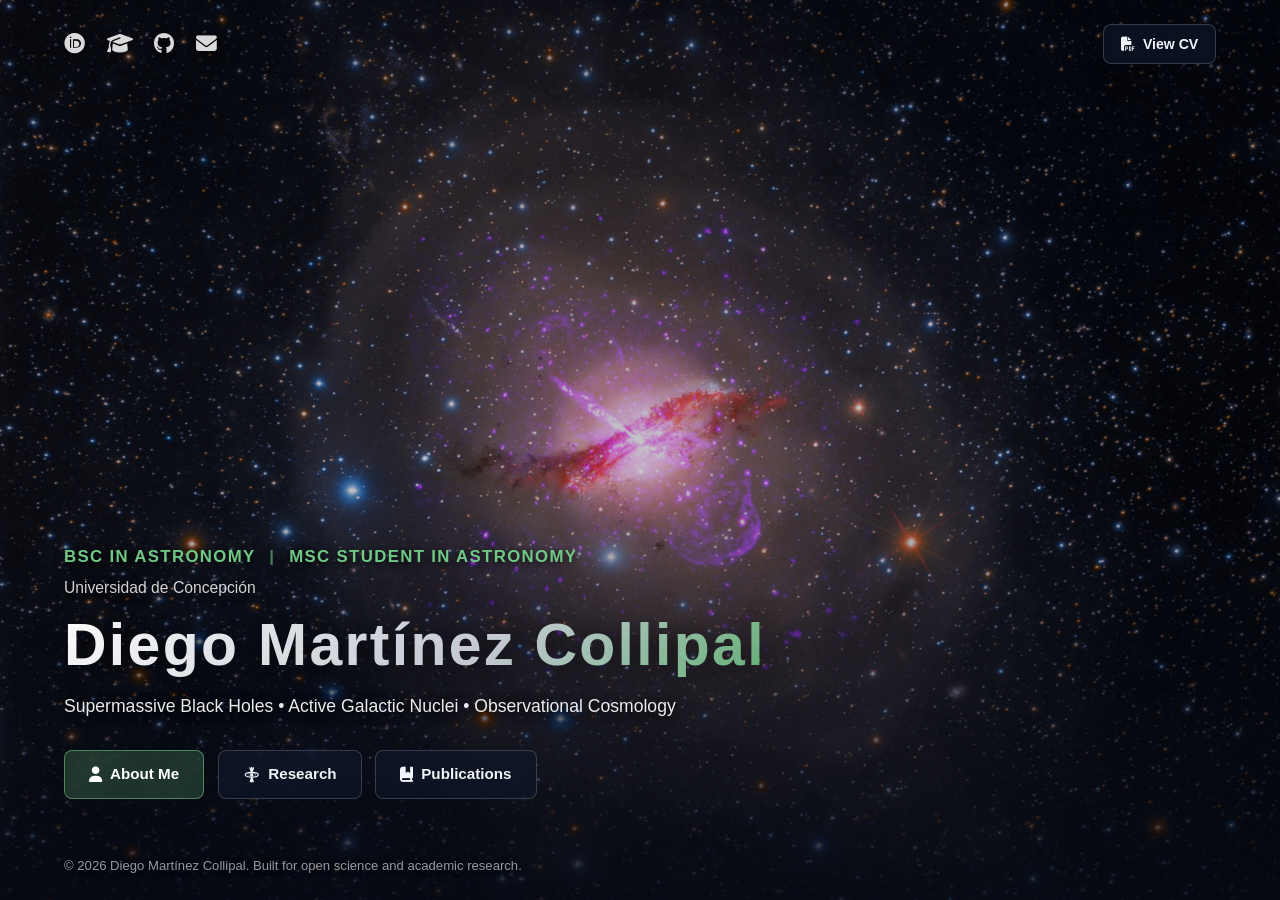
<file: index.html>
<!DOCTYPE html>
<html lang="en">
<head>
    <meta charset="UTF-8">
    <meta name="viewport" content="width=device-width, initial-scale=1.0">
    <meta name="description" content="Academic website of Diego Martínez Collipal - BSc in Astronomy | MSc Student in Astronomy & Astrophysics.">
    <title>Diego Martínez Collipal | Astronomy & Astrophysics</title>
    <link rel="stylesheet" href="styles.css">
    <link rel="stylesheet" href="https://cdnjs.cloudflare.com/ajax/libs/font-awesome/6.5.1/css/all.min.css">
</head>
<body class="page-with-bg home-body">

   
    <header class="home-topbar">
        <div class="home-socials">
            <a href="https://orcid.org/0009-0004-4993-5656" target="_blank" rel="noopener" title="ORCID"><i class="fa-brands fa-orcid"></i></a>
            <a href="https://ui.adsabs.harvard.edu/search/fq=%7B!type%3Daqp%20v%3D%24fq_database%7D&fq_database=(database%3Aastronomy%20OR%20database%3Aphysics)&q=%20author%3A%22Martinez%20Collipal%22&sort=date%20desc%2C%20bibcode%20desc&p_=0" target="_blank" rel="noopener" title="NASA/ADS"><i class="fa-solid fa-graduation-cap"></i></a>
            <a href="https://github.com/DiegoMartinez-astro" target="_blank" rel="noopener" title="GitHub"><i class="fa-brands fa-github"></i></a>
            <a href="mailto:diego.collipal10@gmail.com" title="Email"><i class="fa-solid fa-envelope"></i></a>
        </div>
        <a href="im/CV.pdf" target="_blank" rel="noopener" class="home-btn home-btn-outline btn-sm">
            <i class="fa-solid fa-file-pdf"></i> View CV
        </a>
    </header>

    <main class="home-hero-open">
        <div class="home-identity">
            <p class="home-credentials">
                BSc in Astronomy <span class="sep">|</span> MSc Student in Astronomy
            </p>
            <p class="home-institution">Universidad de Concepción</p>

            <h1 class="interactive-hero-name">Diego Martínez Collipal</h1>

            <p class="home-tagline">
                Supermassive Black Holes &bull; Active Galactic Nuclei &bull; Observational Cosmology
            </p>


            <nav class="home-cta-group">
                <a href="about.html" class="home-btn home-btn-primary">
                    <i class="fa-solid fa-user"></i> About Me
                </a>

                <a href="research.html" class="home-btn home-btn-secondary">
                    <svg class="nav-svg-icon" viewBox="0 0 24 24" fill="none" xmlns="http://www.w3.org/2000/svg">
                        <path d="M12 9V2M9.5 2.5L12 9L14.5 2.5" stroke="currentColor" stroke-width="1.8" stroke-linecap="round" stroke-linejoin="round"/>
                        <path d="M12 15V22M10 21.5L12 15L14 21.5" stroke="currentColor" stroke-width="1.8" stroke-linecap="round" stroke-linejoin="round"/>
                        <ellipse cx="12" cy="12" rx="9" ry="3.2" stroke="currentColor" stroke-width="1.6" stroke-linecap="round"/>
                        <ellipse cx="12" cy="12" rx="5.2" ry="1.8" stroke="currentColor" stroke-width="1.2" stroke-dasharray="1.5 2"/>
                        <circle cx="12" cy="12" r="2.2" fill="currentColor"/>
                    </svg>
                    Research
                </a>

                <a href="publications.html" class="home-btn home-btn-secondary">
                    <i class="fa-solid fa-book-bookmark"></i> Publications
                </a>
            </nav>
        </div>
    </main>


    <footer class="home-footer">
        <p>&copy; 2026 Diego Martínez Collipal. Built for open science and academic research.</p>
    </footer>

</body>
</html>
</file>
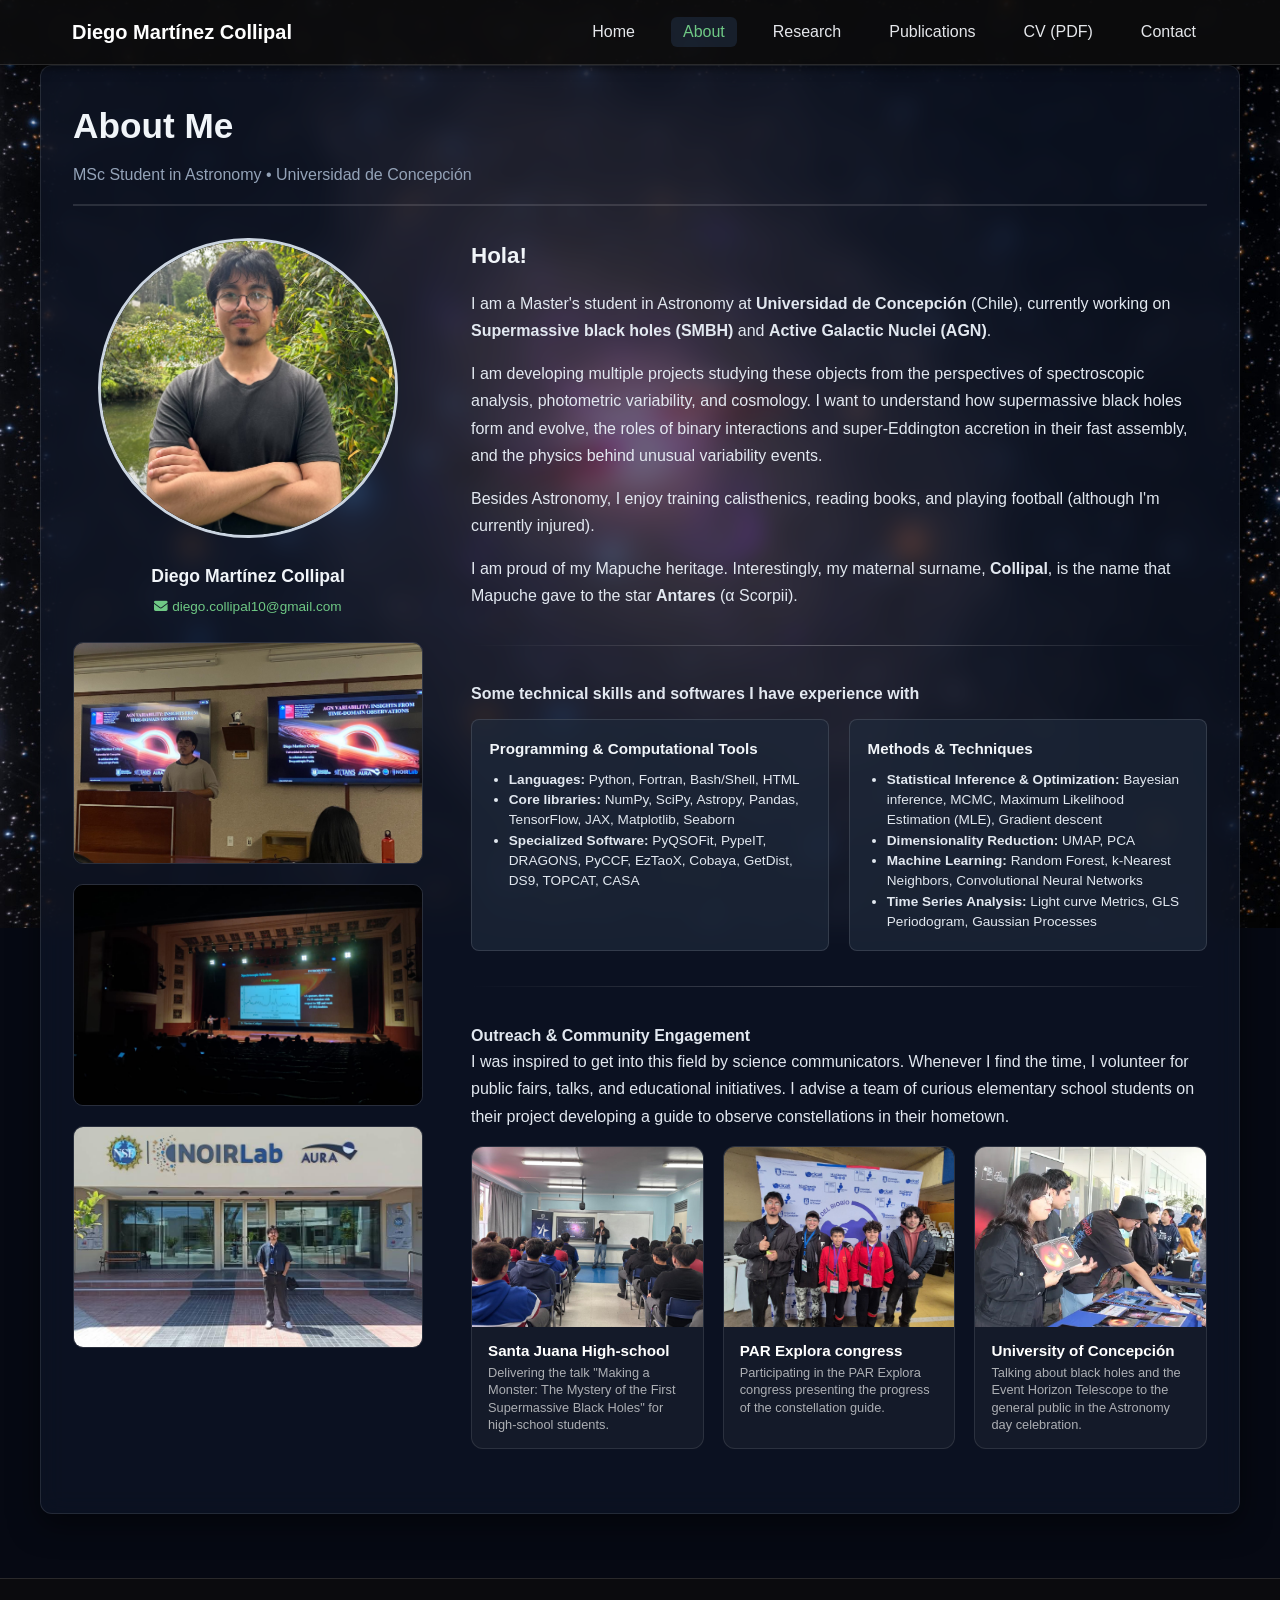
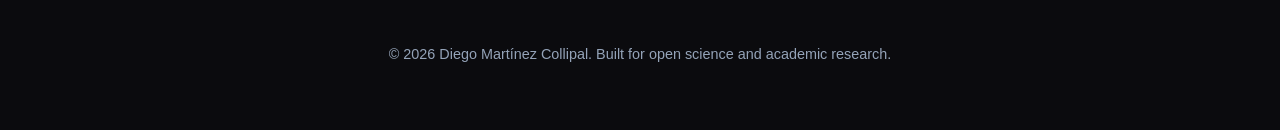
<file: about.html>
<!DOCTYPE html>
<html lang="en">
<head>
    <meta charset="UTF-8">
    <meta name="viewport" content="width=device-width, initial-scale=1.0">
    <meta name="description" content="Academic website of Diego Martínez Collipal - MSc Student in Astronomy & Astrophysics.">
    <title>About Me | Diego Martínez Collipal</title>
    <link rel="stylesheet" href="styles.css">
    <link rel="stylesheet" href="https://cdnjs.cloudflare.com/ajax/libs/font-awesome/6.5.1/css/all.min.css">
</head>
<body class="page-with-bg">

    <nav class="navbar">
        <div class="nav-container">
            <a href="index.html" class="logo">Diego Martínez Collipal</a>
            <ul class="nav-menu">
                <li><a href="index.html">Home</a></li>
                <li><a href="about.html" class="active">About</a></li>
                <li><a href="research.html">Research</a></li>
                <li><a href="publications.html">Publications</a></li>
                <li><a href="im/CV.pdf" target="_blank" rel="noopener">CV (PDF)</a></li>
                <li><a href="contact.html">Contact</a></li>
            </ul>
        </div>
    </nav>


    <main>
        <section class="content-section">
            <div class="container main-card">
                <header class="section-header">
                    <h2>About Me</h2>
                    <p class="subtitle">MSc Student in Astronomy &bull; Universidad de Concepción</p>
                </header>
                
                <div class="about-grid">
                
                    <aside class="photos-sidebar">
                        <div class="profile-card">
                            <img src="im/foto_pro.jpg" alt="Diego Martínez Collipal" class="profile-photo" style="object-position: center 90%;">
                            <div class="profile-meta">
                                <h3>Diego Martínez Collipal</h3>
                                <p class="contact-email">
                                    <i class="fa-solid fa-envelope"></i> diego.collipal10@gmail.com
                                </p>
                            </div>
                        </div>

                        <div class="side-gallery">
                            <figure class="gallery-item">
                                <img src="im/noirlab_pres.jpg" alt="Presentation at conference" class="gallery-img" loading="lazy">
                            </figure>
                            <figure class="gallery-item">
                                <img src="im/sochias.jpg" alt="Presenting talk or poster" class="gallery-img" loading="lazy">
                            </figure>
                            <figure class="gallery-item">
                                <img src="im/noirlab.jpg" alt="Observing run at CTIO / telescope" class="gallery-img" loading="lazy">
                            </figure>
                        </div>
                    </aside>

                  
                    <div class="about-text">
                        <h3>Hola!</h3>
                        <p>
                            I am a Master's student in Astronomy at <strong>Universidad de Concepción</strong> (Chile), currently working on <strong>Supermassive black holes (SMBH)</strong> and <strong>Active Galactic Nuclei (AGN)</strong>.
                        </p>
                        <p>
                            I am developing multiple projects studying these objects from the perspectives of spectroscopic analysis, photometric variability, and cosmology.
                            I want to understand how supermassive black holes form and evolve, the roles of binary interactions and super-Eddington accretion in their fast assembly, and the physics behind unusual variability events.   
                        </p>
                        <p>
                            Besides Astronomy, I enjoy training calisthenics, reading books, and playing football (although I'm currently injured).
                        </p>
                        <p>
                            I am proud of my Mapuche heritage. Interestingly, my maternal surname, <strong>Collipal</strong>, is the name that Mapuche gave to the star <strong>Antares</strong> (α Scorpii).
                        </p>

                   
                        <hr class="section-divider">

                    
                        <div class="skills-wrapper">
                            <h4>Some technical skills and softwares I have experience with</h4>
                            <div class="skills-grid">
                                
                                <div class="skill-category">
                                    <h5>Programming & Computational Tools</h5>
                                    <ul>
                                        <li><strong>Languages:</strong> Python, Fortran, Bash/Shell, HTML</li>
                                        <li><strong>Core libraries:</strong> NumPy, SciPy, Astropy, Pandas, TensorFlow, JAX, Matplotlib, Seaborn</li>
                                        <li><strong>Specialized Software:</strong> PyQSOFit, PypeIT, DRAGONS, PyCCF, EzTaoX, Cobaya, GetDist, DS9, TOPCAT, CASA</li>
                                    </ul>
                                </div>

                                <div class="skill-category">
                                    <h5>Methods & Techniques</h5>
                                    <ul>
                                        <li><strong>Statistical Inference & Optimization:</strong> Bayesian inference, MCMC, Maximum Likelihood Estimation (MLE), Gradient descent</li>
                                        <li><strong>Dimensionality Reduction:</strong> UMAP, PCA</li>
                                        <li><strong>Machine Learning:</strong> Random Forest, k-Nearest Neighbors, Convolutional Neural Networks</li>
                                        <li><strong>Time Series Analysis:</strong> Light curve Metrics, GLS Periodogram, Gaussian Processes</li>
                                    </ul>
                                </div>

                            </div>
                        </div>

                   
                        <hr class="section-divider">

                    
                        <div class="visual-highlights">
                            <h4>Outreach & Community Engagement</h4>
                            <p class="section-intro-text">
                                I was inspired to get into this field by science communicators.
                                Whenever I find the time, I volunteer for public fairs, talks, and educational initiatives. I advise a team of curious elementary school students on their project 
                                            developing a guide to observe constellations in their hometown.
                            </p>
                            
                            <div class="trio-cards-grid">
                      
                                <figure class="trio-card">
                                    <img src="im/charla_colegio.jpg" alt="Hands-on workshop with students" class="trio-card-img" loading="lazy">
                                    <figcaption>
                                        <strong>Santa Juana High-school</strong>
                                        <span>Delivering the talk "Making a Monster: The Mystery of the First Supermassive Black Holes" for high-school students.</span>
                                    </figcaption>
                                </figure>

                          
                                <figure class="trio-card">
                                    <img src="im/explora.jpg" alt="Public lecture or community talk" class="trio-card-img" loading="lazy">
                                    <figcaption>
                                        <strong>PAR Explora congress</strong>
                                        <span>Participating in the PAR Explora congress presenting the progress of the constellation guide.</span>
                                    </figcaption>
                                </figure>

                        
                                <figure class="trio-card">
                                    <img src="im/fair.png" alt="Community stargazing or educational activity" class="trio-card-img" loading="lazy">
                                    <figcaption>
                                        <strong>University of Concepción</strong>
                                        <span>Talking about black holes and the Event Horizon Telescope to the general public in the Astronomy day celebration.</span>
                                    </figcaption>
                                </figure>
                            </div>
                        </div>

                    </div>
                </div>
            </div>
        </section>
    </main>

  
    <footer>
        <div class="container footer-content">
            <p>&copy; 2026 Diego Martínez Collipal. Built for open science and academic research.</p>
        </div>
    </footer>
</body>
</html>
</file>
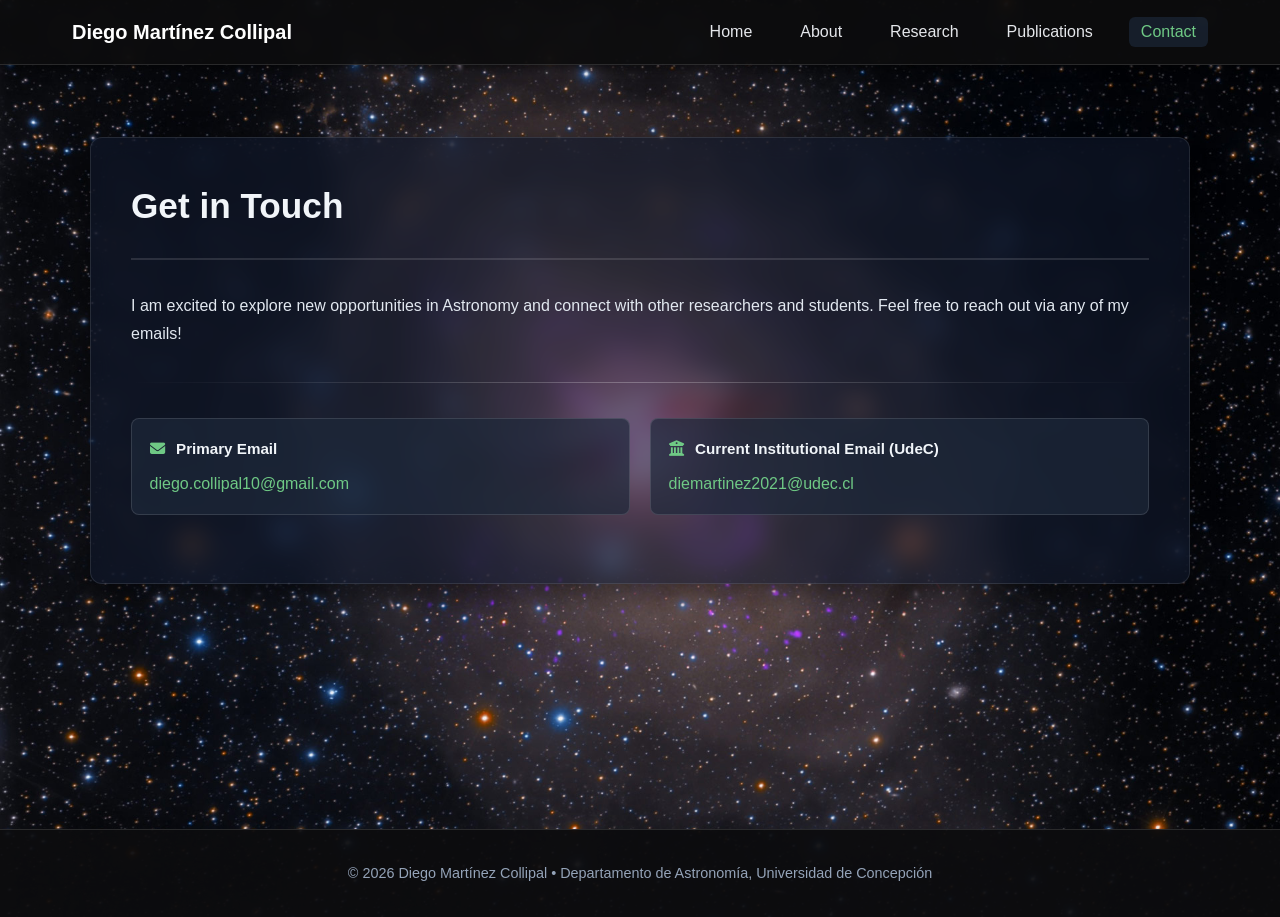
<file: contact.html>
<!DOCTYPE html>
<html lang="en">
<head>
    <meta charset="UTF-8">
    <meta name="viewport" content="width=device-width, initial-scale=1.0">
    <meta name="description" content="Contact Diego Martínez Collipal - BSc in Astronomy & MSc Student at Universidad de Concepción.">
    <title>Contact | Diego Martínez Collipal</title>
    <link rel="stylesheet" href="styles.css">
    <link rel="stylesheet" href="https://cdnjs.cloudflare.com/ajax/libs/font-awesome/6.5.1/css/all.min.css">
</head>
<body class="page-with-bg">


    <nav class="navbar">
        <div class="nav-container">
            <a href="index.html" class="logo">Diego Martínez Collipal</a>
            <ul class="nav-menu">
                <li><a href="index.html">Home</a></li>
                <li><a href="about.html">About</a></li>
                <li><a href="research.html">Research</a></li>
                <li><a href="publications.html">Publications</a></li>
                <li><a href="contact.html" class="active">Contact</a></li>
            </ul>
        </div>
    </nav>

  
    <main class="container">
        <section class="main-card">
            <div class="section-header">
                <h2>Get in Touch</h2>
            </div>

            <div class="about-text">
                <p>
                    I am excited to explore new opportunities in Astronomy and connect with other researchers and students. Feel free to reach out via any of my emails!
                </p>
            </div>

            <hr class="section-divider">

     
            <div class="skills-grid">
                <div class="skill-category">
                    <h5><i class="fa-solid fa-envelope" style="color: var(--primary-color); margin-right: 0.45rem;"></i> Primary Email</h5>
                    <div class="info-item" style="margin-bottom: 0; margin-top: 0.6rem;">
                        <a href="mailto:diego.collipal10@gmail.com">diego.collipal10@gmail.com</a>
                    </div>
                </div>

                <div class="skill-category">
                    <h5><i class="fa-solid fa-building-columns" style="color: var(--primary-color); margin-right: 0.45rem;"></i> Current Institutional Email (UdeC)</h5>
                    <div class="info-item" style="margin-bottom: 0; margin-top: 0.6rem;">
                 
                        <a href="mailto:dmartinez2021@udec.cl">diemartinez2021@udec.cl</a>
                    </div>
                </div>
            </div>

        </section>
    </main>


    <footer>
        <div class="footer-content">
            <p>&copy; 2026 Diego Martínez Collipal &bull; Departamento de Astronomía, Universidad de Concepción</p>
        </div>
    </footer>

</body>
</html>
</file>
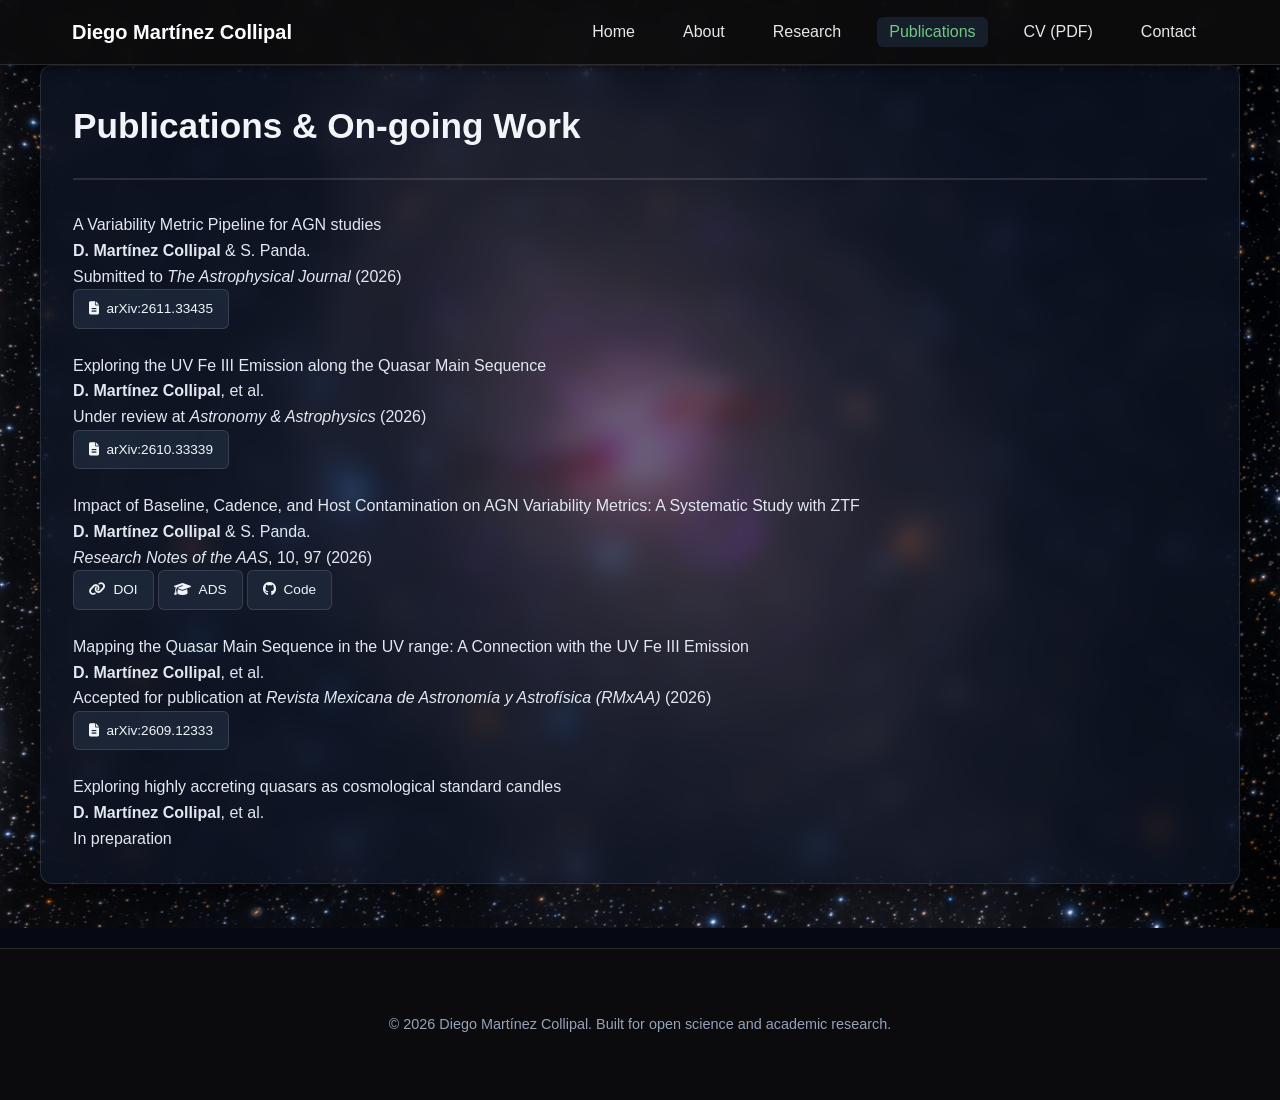
<file: publications.html>
<!DOCTYPE html>
<html lang="en">
<head>
    <meta charset="UTF-8">
    <meta name="viewport" content="width=device-width, initial-scale=1.0">
    <meta name="description" content="Publications and preprints of Diego Martínez Collipal - MSc Student in Astronomy & Astrophysics.">
    <title>Publications & Preprints | Diego Martínez Collipal</title>
    <link rel="stylesheet" href="styles.css">
    <link rel="stylesheet" href="https://cdnjs.cloudflare.com/ajax/libs/font-awesome/6.5.1/css/all.min.css">
</head>
<body class="page-with-bg">
    <!-- Navigation Bar -->
    <nav class="navbar">
        <div class="nav-container">
            <a href="index.html" class="logo">Diego Martínez Collipal</a>
            <ul class="nav-menu">
                <li><a href="index.html">Home</a></li>
                <li><a href="about.html">About</a></li>
                <li><a href="research.html">Research</a></li>
                <li><a href="publications.html" class="active">Publications</a></li>
                <li><a href="im/CV.pdf" target="_blank" rel="noopener">CV (PDF)</a></li>
                <li><a href="contact.html">Contact</a></li>
            </ul>
        </div>
    </nav>

    <!-- Main Content -->
    <main>
        <section class="content-section">
            <div class="container main-card">
                <header class="section-header">
                    <h2>Publications & On-going Work</h2>
                </header>

                <div class="publications-wrapper">
                    <ul class="pub-list">

                        <li class="pub-card">
                            <span class="pub-title">A Variability Metric Pipeline for AGN studies</span>
                            <p class="pub-authors"><strong>D. Martínez Collipal</strong> & S. Panda. </p>
                            <p class="pub-journal">Submitted to <em>The Astrophysical Journal</em> (2026)</p>
                            <div class="pub-links">
                                <a href="https://arxiv.org/abs/2611.33435" target="_blank" rel="noopener" class="academic-btn">
                                    <i class="fa-solid fa-file-lines"></i> arXiv:2611.33435
                                </a>
                            </div>          
                        </li>
                        

                        <li class="pub-card">
                            <span class="pub-title">Exploring the UV Fe III Emission along the Quasar Main Sequence</span>
                            <p class="pub-authors"><strong>D. Martínez Collipal</strong>, et al.</p>
                            <p class="pub-journal">Under review at <em>Astronomy & Astrophysics</em> (2026)</p>
                            <div class="pub-links">
                                <a href="https://arxiv.org/abs/2610.33339" target="_blank" rel="noopener" class="academic-btn">
                                    <i class="fa-solid fa-file-lines"></i> arXiv:2610.33339
                                </a>
                            </div>
                        </li>  

                        <li class="pub-card">
                            <span class="pub-title">Impact of Baseline, Cadence, and Host Contamination on AGN Variability Metrics: A Systematic Study with ZTF</span>
                            <p class="pub-authors"><strong>D. Martínez Collipal</strong> & S. Panda.</p>
                            <p class="pub-journal"><em>Research Notes of the AAS</em>, 10, 97 (2026)</p>
                            <div class="pub-links">
                                <a href="https://doi.org/10.3847/2515-5172/ae6648" target="_blank" rel="noopener" class="academic-btn">
                                    <i class="fa-solid fa-link"></i> DOI
                                </a>
                                <a href="https://ui.adsabs.harvard.edu/abs/2026RNAAS..10...97M/abstract" target="_blank" rel="noopener" class="academic-btn">
                                    <i class="fa-solid fa-graduation-cap"></i> ADS
                                </a>
                                <a href="https://github.com/DiegoMartinez-astro/AGN-variability-techniques" target="_blank" rel="noopener" class="academic-btn">
                                    <i class="fa-brands fa-github"></i> Code
                                </a>
                            </div>
                        </li>

                        <li class="pub-card">
                            <span class="pub-title">Mapping the Quasar Main Sequence in the UV range: A Connection with the UV Fe III Emission</span>
                            <p class="pub-authors"><strong>D. Martínez Collipal</strong>, et al.</p>
                            <p class="pub-journal">Accepted for publication at <em>Revista Mexicana de Astronomía y Astrofísica (RMxAA)</em> (2026)</p>
                            <div class="pub-links">
                                <a href="https://arxiv.org/abs/2609.12333" target="_blank" rel="noopener" class="academic-btn">
                                    <i class="fa-solid fa-file-lines"></i> arXiv:2609.12333
                                </a>
                            </div>
                        </li>

                        <li class="pub-card">
                            <span class="pub-title">Exploring highly accreting quasars as cosmological standard candles</span>
                            <p class="pub-authors"><strong>D. Martínez Collipal</strong>, et al.</p>
                            <p class="pub-journal">In preparation</p>
                            </div>
                        </li>

                    </ul>
                </div>
            </div>
        </section>
    </main>

    <!-- Footer -->
    <footer>
        <div class="container footer-content">
            <p>&copy; 2026 Diego Martínez Collipal. Built for open science and academic research.</p>
        </div>
    </footer>
</body>
</html>
</file>
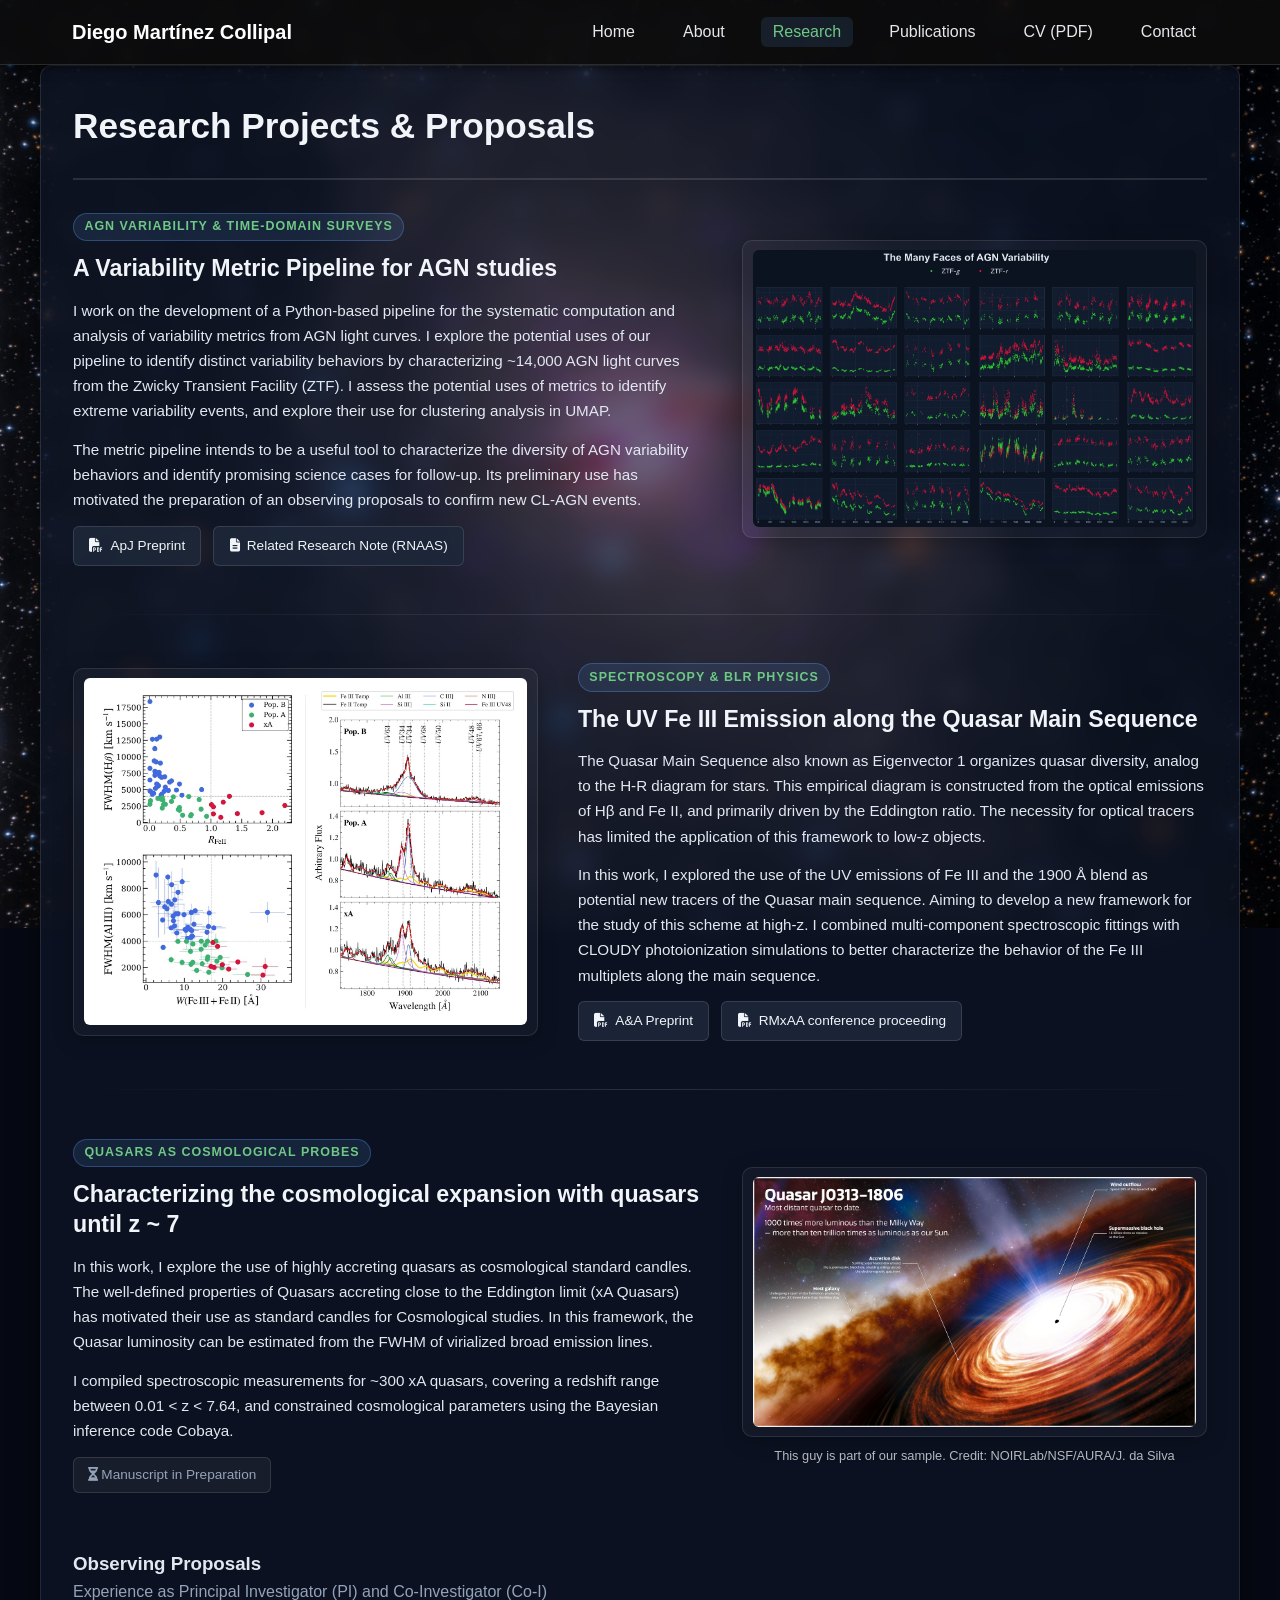
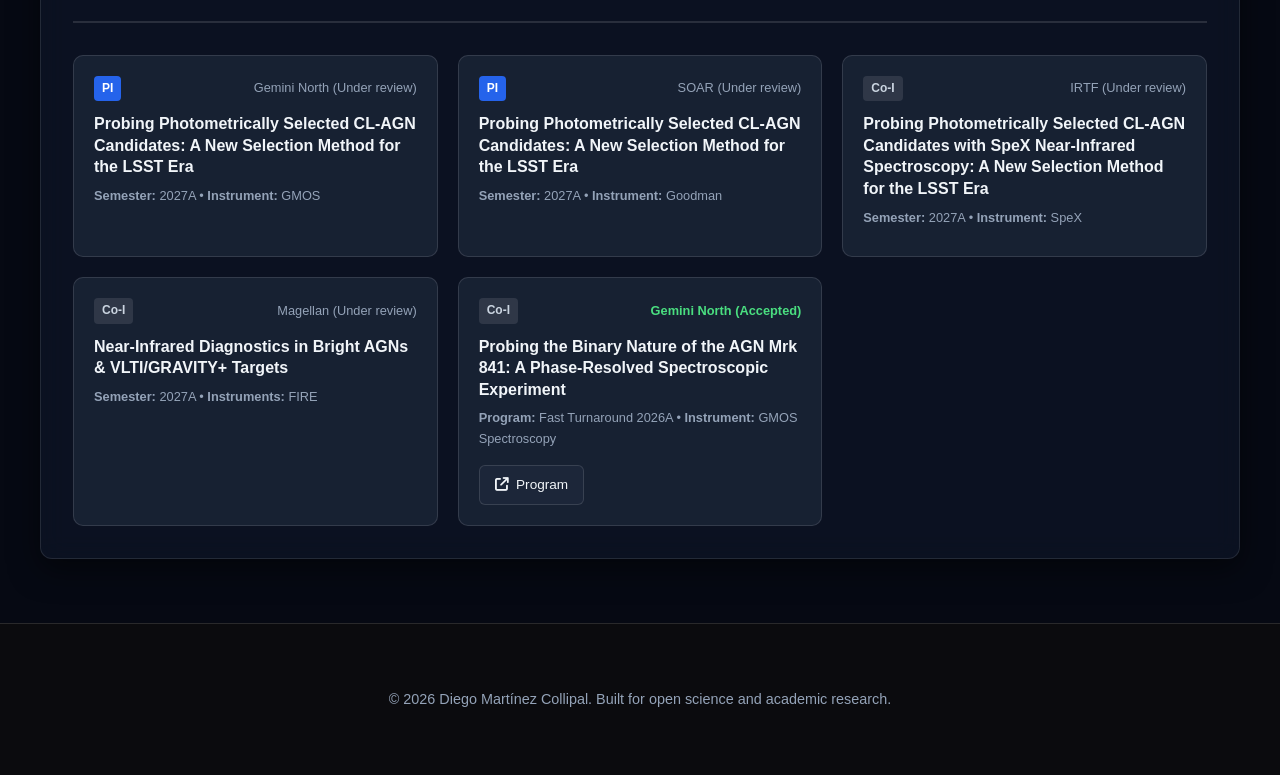
<file: research.html>
<!DOCTYPE html>
<html lang="en">
<head>
    <meta charset="UTF-8">
    <meta name="viewport" content="width=device-width, initial-scale=1.0">
    <meta name="description" content="Research projects in extragalactic astrophysics, AGN variability, and cosmology by Diego Martínez Collipal.">
    <title>Research | Diego Martínez Collipal</title>
    <link rel="stylesheet" href="styles.css">
    <link rel="stylesheet" href="https://cdnjs.cloudflare.com/ajax/libs/font-awesome/6.5.1/css/all.min.css">
</head>
<body class="page-with-bg">
    <!-- Navigation Bar -->
    <nav class="navbar">
        <div class="nav-container">
            <a href="index.html" class="logo">Diego Martínez Collipal</a>
            <ul class="nav-menu">
                <li><a href="index.html">Home</a></li>
                <li><a href="about.html">About</a></li>
                <li><a href="research.html" class="active">Research</a></li>
                <li><a href="publications.html">Publications</a></li>
                <li><a href="im/CV.pdf" target="_blank" rel="noopener">CV (PDF)</a></li>
                <li><a href="contact.html">Contact</a></li>
            </ul>
        </div>
    </nav>

    <!-- Main Content -->
    <main>
        <section class="content-section">
            <div class="container main-card">
                <header class="section-header">
                    <h2>Research Projects & Proposals</h2>
                </header>

                <article class="research-project">
                    <div class="project-grid">
                        <div class="project-text">
                            <span class="project-badge">AGN Variability & Time-Domain Surveys</span>
                            <h3>A Variability Metric Pipeline for AGN studies</h3>
                            <p>
                                I work on the development of a Python-based pipeline for the systematic computation 
                                and analysis of variability metrics from AGN light curves.
                                I explore the potential uses of our pipeline to identify distinct variability behaviors  
                                by characterizing ~14,000 AGN light curves from the Zwicky Transient Facility (ZTF).
                                I assess the potential uses of metrics to identify extreme variability events,
                                and explore their use for clustering analysis in UMAP.
                            </p>
                            <p>
                                The metric pipeline intends to be a useful tool to characterize the diversity of AGN variability behaviors
                                and identify promising science cases for follow-up. Its preliminary use has motivated the preparation of an observing proposals to confirm new CL-AGN events. 
                            </p>
                            <div class="project-actions">
                                <a href="https://arxiv.org/abs/2611.33435" target="_blank" rel="noopener" class="academic-btn">
                                    <i class="fa-solid fa-file-pdf"></i> ApJ Preprint
                                </a>       
                                <a href="https://doi.org/10.3847/2515-5172/ae6648" target="_blank" rel="noopener" class="academic-btn">
                                    <i class="fa-solid fa-file-lines"></i> Related Research Note (RNAAS)
                                </a>
                            </div>
                        </div>
                        <div class="project-media">
                            <figure class="research-fig">
                                <!-- Reemplaza 'fig_variability.png' por tu figura técnica -->
                                <img src="im/agn_var.png" alt="AGN variability parameter space and light curves" class="research-img">
                            </figure>
                        </div>
                    </div>
                </article>

                <hr class="project-divider">


                <article class="research-project">
                    <div class="project-grid reverse-layout">
                        <div class="project-text">
                            <span class="project-badge">Spectroscopy & BLR Physics</span>
                            <h3>The UV Fe III Emission along the Quasar Main Sequence</h3>
                            <p>
                                The Quasar Main Sequence also known as Eigenvector 1 organizes quasar diversity, analog to the H-R diagram for stars.
                                This empirical diagram is constructed from the optical emissions of Hβ and Fe II, and primarily driven by the Eddington ratio.
                                The necessity for optical tracers has limited the application of this framework to low-z objects.   
                            </p>
                            <p>
                                In this work, I explored the use of the UV emissions of Fe III and the 1900 Å blend as potential new tracers of the Quasar main sequence.
                                Aiming to develop a new framework for the study of this scheme at high-z.  
                                I combined multi-component spectroscopic fittings with CLOUDY photoionization simulations to better characterize the behavior of the Fe III multiplets along the main sequence.
                            </p>
                            <div class="project-actions">
                                <a href="https://arxiv.org/abs/2610.33339" target="_blank" rel="noopener" class="academic-btn">
                                    <i class="fa-solid fa-file-pdf"></i> A&A Preprint
                                </a>
                                <a href="https://arxiv.org/abs/2609.12333" target="_blank" rel="noopener" class="academic-btn">
                                    <i class="fa-solid fa-file-pdf"></i> RMxAA conference proceeding
                                </a>
                            </div>
                        </div>
                        <div class="project-media">
                            <figure class="research-fig">
                                <!-- Reemplaza 'fig_feiii.png' por tu ajuste espectral -->
                                <img src="im/FeIII.jpg" alt="UV spectrum multi-component decomposition highlighting Fe III" class="research-img">
                            </figure>
                        </div>
                    </div>
                </article>

                <hr class="project-divider">

      
                <article class="research-project">
                    <div class="project-grid">
                        <div class="project-text">
                            <span class="project-badge">Quasars as Cosmological probes</span>
                            <h3>Characterizing the cosmological expansion with quasars until z ~ 7</h3>
                            <p>
                                In this work, I explore the use of highly accreting quasars as cosmological standard candles. 
                                The well-defined properties of Quasars accreting close to the Eddington limit (xA Quasars) has motivated their use as standard candles for Cosmological studies.
                                In this framework, the Quasar luminosity can be estimated from the FWHM of virialized broad emission lines.
                            <p>   
                                I compiled spectroscopic measurements for ~300 xA quasars, covering a redshift range between 0.01 &lt; z &lt; 7.64, and constrained
                                cosmological parameters using the Bayesian inference code Cobaya.
                            </p>
                            <div class="project-actions">
                                <span class="badge-status"><i class="fa-solid fa-hourglass-half"></i> Manuscript in Preparation</span>
                            </div>
                        </div>
                        <div class="project-media">
                            <figure class="research-fig">
                                <!-- Reemplaza 'fig_cosmology.png' por tu Hubble diagram o contornos MCMC -->
                                <img src="im/quasar.jfif" alt="Hubble diagram with high-accretion quasars up to z ~ 7.6" class="research-img">
                                <figcaption>This guy is part of our sample. Credit: NOIRLab/NSF/AURA/J. da Silva</figcaption>
                            </figure>
                        </div>
                    </div>
                </article>


                <section class="proposals-section">
                    <header class="section-header" style="margin-top: 3.5rem;">
                        <h3>Observing Proposals</h3>
                        <p class="subtitle">Experience as Principal Investigator (PI) and Co-Investigator (Co-I)</p>
                    </header>

                    <div class="proposals-grid">
                        <div class="proposal-card">
                            <div class="proposal-header">
                                <span class="role-badge pi">PI</span>
                                <span class="facility-badge">Gemini North (Under review)</span>
                            </div>
                            <h4>Probing Photometrically Selected CL-AGN Candidates: A New Selection Method for the LSST Era</h4>
                            <p class="proposal-meta"><strong>Semester:</strong> 2027A &bull; <strong>Instrument:</strong> GMOS</p>
                        </div>

                        <div class="proposal-card">
                            <div class="proposal-header">
                                <span class="role-badge pi">PI</span>
                                <span class="facility-badge">SOAR (Under review)</span>
                            </div>
                            <h4>Probing Photometrically Selected CL-AGN Candidates: A New Selection Method for the LSST Era</h4>
                            <p class="proposal-meta"><strong>Semester:</strong> 2027A &bull; <strong>Instrument:</strong> Goodman</p>
                        </div>

                        <div class="proposal-card">
                            <div class="proposal-header">
                                <span class="role-badge coi">Co-I</span>
                                <span class="facility-badge">IRTF (Under review)</span>
                            </div>
                            <h4>Probing Photometrically Selected CL-AGN Candidates with SpeX Near-Infrared Spectroscopy: A New Selection Method for the LSST Era</h4>
                            <p class="proposal-meta"><strong>Semester:</strong> 2027A &bull; <strong>Instrument:</strong> SpeX</p>
                        </div>


                        <div class="proposal-card">
                            <div class="proposal-header">
                                <span class="role-badge coi">Co-I</span>
                                <span class="facility-badge">Magellan (Under review)</span>
                            </div>
                            <h4>Near-Infrared Diagnostics in Bright AGNs &amp; VLTI/GRAVITY+ Targets</h4>
                            <p class="proposal-meta"><strong>Semester:</strong> 2027A &bull; <strong>Instruments:</strong> FIRE</p>
                        </div>


                        <div class="proposal-card">
                            <div class="proposal-header">
                                <span class="role-badge coi">Co-I</span>
                                <span class="facility-badge accepted">Gemini North (Accepted)</span>
                            </div>
                            <h4>Probing the Binary Nature of the AGN Mrk 841: A Phase-Resolved Spectroscopic Experiment</h4>
                            <p class="proposal-meta"><strong>Program:</strong> Fast Turnaround 2026A &bull; <strong>Instrument:</strong> GMOS Spectroscopy</p>
    
                             <!-- Enlace a la propuesta o ID del programa -->
                        <div class="proposal-actions" style="margin-top: 1rem;">
                            <a href="https://archive.gemini.edu/programinfo/GN-2026A-FT-109" target="_blank" rel="noopener" class="academic-btn">
                                 <i class="fa-solid fa-arrow-up-right-from-square"></i> Program
                            </a>
                        </div>
                    </div>
                </section>

            </div>
        </section>
    </main>

  
    <footer>
        <div class="container footer-content">
            <p>&copy; 2026 Diego Martínez Collipal. Built for open science and academic research.</p>
        </div>
    </footer>
</body>
</html>
</file>
<file: styles.css>
* {
    margin: 0;
    padding: 0;
    box-sizing: border-box;
}

:root {
    --primary-color: #6fc985;          
    --secondary-color: #f1f5f9;       
    --text-color: #e2e8f0;             
    --light-bg: rgba(30, 41, 59, 0.7); 
    --white: #ffffff;
    --border-color: rgba(255, 255, 255, 0.12); 

   
    --hover-color: #6fc985;
    --hover-bg: rgba(255, 255, 255, 0.08);
}

body {
    font-family: 'Arial', sans-serif;
    line-height: 1.6;
    color: var(--text-color);
    background-color: #060913;
}



body.page-with-bg {
    background-image: url('im/fondo.png');
    background-repeat: no-repeat;
    background-position: center center;
    background-attachment: fixed;
    background-size: cover;
}

.main-card {
    background: rgba(15, 23, 42, 0.62);
    backdrop-filter: blur(12px);
    -webkit-backdrop-filter: blur(12px);
    border: 1px solid rgba(255, 255, 255, 0.1);
    border-radius: 12px;
    padding: 2.5rem;
    margin: 2.5rem auto;
    max-width: 1100px;
    box-shadow: 0 10px 30px rgba(0, 0, 0, 0.5);
}



.navbar {
    background-color: rgba(12, 12, 14, 0.92);
    backdrop-filter: blur(8px);
    -webkit-backdrop-filter: blur(8px);
    color: var(--white);
    padding: 1rem 0;
    position: sticky;
    top: 0;
    z-index: 100;
    border-bottom: 1px solid rgba(255, 255, 255, 0.12);
    box-shadow: 0 2px 10px rgba(0, 0, 0, 0.6);
}

.nav-container {
    max-width: 1200px;
    margin: 0 auto;
    padding: 0 2rem;
    display: flex;
    justify-content: space-between;
    align-items: center;
}

.logo {
    color: var(--white);
    font-weight: 700;
    text-decoration: none;
    font-size: 1.25rem;
    transition: color 0.25s ease;
}

.logo:hover {
    color: var(--hover-color);
}

.nav-menu {
    display: flex;
    list-style: none;
    gap: 1.5rem;
}

.nav-menu a {
    color: #e5e7eb;
    text-decoration: none;
    font-weight: 500;
    padding: 0.4rem 0.75rem;
    border-radius: 6px;
    transition: color 0.25s ease, background-color 0.25s ease;
}

.nav-menu a:hover {
    color: var(--hover-color);
    background-color: var(--hover-bg);
}

.nav-menu a.active {
    color: var(--primary-color);
    background-color: rgba(96, 165, 250, 0.12);
}



main {
    min-height: calc(100vh - 200px);
}

.container {
    max-width: 1200px;
    margin: 0 auto;
    padding: 2rem;
}

.section-header {
    border-bottom: 2px solid var(--border-color);
    padding-bottom: 1rem;
    margin-bottom: 2rem;
}

.section-header h2,
.content-section h2 {
    font-size: 2.2rem;
    color: var(--secondary-color);
    margin-bottom: 0.5rem;
}

.subtitle,
.gallery-item figcaption,
.side-gallery h4 {
    color: #94a3b8;
}



.about-grid {
    display: grid;
    grid-template-columns: 350px 1fr;
    gap: 3rem;
    align-items: start;
}

.photos-sidebar {
    display: flex;
    flex-direction: column;
    gap: 1.5rem;
}

.profile-card {
    text-align: center;
    background: transparent;
    border: none;
    padding: 0;
    box-shadow: none;
}

.profile-photo {
    width: 100%;
    max-width: 300px;
    aspect-ratio: 1 / 1;
    object-fit: cover;
    border-radius: 50%;
    border: 3px solid #cbd5e1;
    margin-bottom: 0.75rem;
}

.profile-meta h3 {
    font-size: 1.1rem;
    color: var(--secondary-color);
    margin: 0.25rem 0;
}

.profile-meta .affiliation {
    font-size: 0.85rem;
    color: #cbd5e1;
    margin: 0.2rem 0;
}

.profile-meta .contact-email {
    font-size: 0.85rem;
    color: var(--primary-color);
    margin-top: 0.4rem;
}

.side-gallery h4 {
    font-size: 0.9rem;
    text-transform: uppercase;
    letter-spacing: 0.05em;
    color: #94a3b8;
    margin-bottom: 0.75rem;
    border-bottom: 1px solid var(--border-color);
    padding-bottom: 0.35rem;
}

.gallery-item {
    margin-bottom: 1.25rem;
    background: transparent;
    border: 1px solid var(--border-color);
    border-radius: 10px;
    overflow: hidden;
}

.gallery-img {
    width: 100%;
    height: 220px;
    object-fit: cover;
    display: block;
    transition: transform 0.3s ease;
}

.gallery-item:hover .gallery-img {
    transform: scale(1.03);
}

.gallery-item figcaption {
    display: none;
}

.about-text h3 {
    color: var(--secondary-color);
    font-size: 1.4rem;
    margin-top: 0;
    margin-bottom: 1rem;
}

.about-text p {
    margin-bottom: 1rem;
    font-size: 1rem;
    line-height: 1.7;
    color: var(--text-color);
}


.tag-list {
    display: flex;
    flex-wrap: wrap;
    gap: 0.5rem;
    padding: 0;
    list-style: none;
    margin: 0.75rem 0 1.75rem 0;
}

.tag-list li {
    background: var(--light-bg);
    color: var(--secondary-color);
    padding: 0.35rem 0.75rem;
    border-radius: 9999px;
    font-size: 0.85rem;
    border: 1px solid var(--border-color);
}


.skills-grid {
    display: grid;
    grid-template-columns: repeat(auto-fit, minmax(240px, 1fr));
    gap: 1.25rem;
    margin: 0.75rem 0 1.75rem 0;
}

.skill-category {
    background: var(--light-bg);
    border: 1px solid var(--border-color);
    border-radius: 8px;
    padding: 1.1rem;
}

.skill-category h5 {
    margin: 0 0 0.5rem 0;
    font-size: 0.95rem;
    color: var(--secondary-color);
}

.skill-category ul {
    margin: 0;
    padding-left: 1.2rem;
    font-size: 0.85rem;
    line-height: 1.5;
    color: var(--text-color);
}

.links-row {
    display: flex;
    flex-wrap: wrap;
    gap: 0.6rem;
    margin-top: 0.75rem;
}

.academic-btn {
    display: inline-flex;
    align-items: center;
    gap: 0.45rem;
    padding: 0.5rem 0.95rem;
    background-color: rgba(30, 41, 59, 0.85);
    color: var(--secondary-color);
    text-decoration: none;
    border-radius: 6px;
    font-size: 0.85rem;
    border: 1px solid var(--border-color);
    transition: background-color 0.25s ease, color 0.25s ease, border-color 0.25s ease, transform 0.2s ease;
}

.academic-btn:hover {
    background-color: var(--primary-color);
    color: #0f172a;
    border-color: var(--hover-color);
    transform: translateY(-2px);
}



.btn {
    display: inline-block;
    background-color: var(--white);
    color: var(--primary-color);
    padding: 0.8rem 2rem;
    text-decoration: none;
    border-radius: 5px;
    font-weight: bold;
    transition: all 0.3s;
    border: 2px solid var(--white);
}

.btn:hover {
    background-color: transparent;
    color: var(--white);
}

.btn-small {
    display: inline-block;
    background-color: var(--primary-color);
    color: var(--white);
    padding: 0.5rem 1.5rem;
    text-decoration: none;
    border-radius: 5px;
    transition: background-color 0.3s;
    font-size: 0.9rem;
}

.btn-small:hover {
    background-color: var(--hover-color);
    color: #0f172a;
}

.features {
    background-color: var(--light-bg);
    padding: 4rem 2rem;
}

.features .container {
    display: grid;
    grid-template-columns: repeat(auto-fit, minmax(250px, 1fr));
    gap: 2rem;
}

.feature-box {
    background-color: rgba(15, 23, 42, 0.7);
    border: 1px solid var(--border-color);
    padding: 2rem;
    border-radius: 10px;
    text-align: center;
    box-shadow: 0 4px 15px rgba(0, 0, 0, 0.3);
    transition: transform 0.3s;
}

.feature-box:hover {
    transform: translateY(-5px);
}

.feature-box h3 {
    font-size: 1.5rem;
    margin-bottom: 1rem;
    color: var(--secondary-color);
}



.portfolio-grid {
    display: grid;
    grid-template-columns: repeat(auto-fit, minmax(280px, 1fr));
    gap: 2rem;
    margin-top: 2rem;
}

.portfolio-item {
    background-color: rgba(15, 23, 42, 0.7);
    border: 1px solid var(--border-color);
    border-radius: 10px;
    overflow: hidden;
    box-shadow: 0 4px 15px rgba(0, 0, 0, 0.3);
    transition: transform 0.3s, box-shadow 0.3s;
}

.portfolio-item:hover {
    transform: translateY(-5px);
    box-shadow: 0 8px 25px rgba(0, 0, 0, 0.4);
}

.portfolio-image {
    width: 100%;
    height: 200px;
    background-color: var(--light-bg);
    display: flex;
    align-items: center;
    justify-content: center;
}

.placeholder-image {
    font-size: 1.2rem;
    color: #999;
    font-weight: bold;
}

.portfolio-item h3 {
    padding: 1rem 1rem 0.5rem 1rem;
    color: var(--secondary-color);
}

.portfolio-item p {
    padding: 0 1rem 1rem 1rem;
    color: var(--text-color);
}

.portfolio-item .btn-small {
    margin: 0 1rem 1rem 1rem;
}

.contact-container {
    display: grid;
    grid-template-columns: repeat(auto-fit, minmax(300px, 1fr));
    gap: 3rem;
    margin-top: 2rem;
}

.contact-info {
    background-color: var(--light-bg);
    border: 1px solid var(--border-color);
    padding: 2rem;
    border-radius: 10px;
}

.contact-info h3 {
    color: var(--secondary-color);
    margin-bottom: 1.5rem;
}

.info-item {
    margin-bottom: 1.5rem;
}

.info-item strong {
    display: block;
    color: var(--secondary-color);
    margin-bottom: 0.3rem;
}

.info-item a {
    color: var(--primary-color);
    text-decoration: none;
    transition: color 0.2s ease;
}

.info-item a:hover {
    color: var(--hover-color);
    text-decoration: underline;
}

.contact-form {
    background-color: rgba(15, 23, 42, 0.7);
    border: 1px solid var(--border-color);
    padding: 2rem;
    border-radius: 10px;
    box-shadow: 0 4px 15px rgba(0, 0, 0, 0.3);
}

.contact-form h3 {
    color: var(--secondary-color);
    margin-bottom: 1rem;
}

.form-note {
    font-size: 0.9rem;
    color: #94a3b8;
    margin-bottom: 1.5rem;
}

.form-group {
    margin-bottom: 1.5rem;
}

.form-group label {
    display: block;
    margin-bottom: 0.5rem;
    color: var(--secondary-color);
    font-weight: 500;
}

.form-group input,
.form-group textarea {
    width: 100%;
    padding: 0.8rem;
    background: rgba(15, 23, 42, 0.6);
    border: 1px solid var(--border-color);
    color: var(--text-color);
    border-radius: 5px;
    font-size: 1rem;
    font-family: inherit;
}

.form-group input:focus,
.form-group textarea:focus {
    outline: none;
    border-color: var(--primary-color);
}


footer {
    background-color: rgba(12, 12, 14, 0.95);
    border-top: 1px solid var(--border-color);
    color: var(--white);
    text-align: center;
    padding: 2rem;
    margin-top: 4rem;
}

.footer-content p {
    color: #94a3b8;
    font-size: 0.9rem;
}


body.page-with-bg.home-body {
    min-height: 100vh;
    display: flex;
    flex-direction: column;
    justify-content: space-between;
    position: relative;

    background-image:
        linear-gradient(to top, rgba(6, 9, 19, 0.88) 0%, rgba(6, 9, 19, 0.22) 48%, rgba(6, 9, 19, 0.42) 100%),
        url('im/fondo.png');
    background-size: cover;
    background-position: center center;
    background-attachment: fixed;
}


.home-topbar {
    display: flex;
    justify-content: space-between;
    align-items: center;
    padding: 1.5rem 4rem;
    z-index: 10;
}

.home-topbar .home-socials {
    display: flex;
    align-items: center;
    gap: 1.35rem;
    margin: 0;
    padding: 0;
    border: none;
}

.home-topbar .home-socials a {
    color: rgba(255, 255, 255, 0.85);
    font-size: 1.3rem;
    transition: transform 0.2s ease, color 0.2s ease;
    text-shadow: 0 2px 8px rgba(0, 0, 0, 0.85);
}

.home-topbar .home-socials a:hover {
    color: var(--hover-color);
    transform: translateY(-2px);
}

.home-hero-open {
    flex: 1;
    min-height: auto;
    display: flex;
    align-items: flex-end;
    padding: 2rem 4rem 2.5rem 4rem;
}

.home-identity {
    max-width: 820px;
    text-align: left;
}


.home-credentials {
    font-size: 1.05rem;
    font-weight: 700;
    letter-spacing: 0.08em;
    text-transform: uppercase;
    color: var(--primary-color);
    margin-bottom: 0.25rem;
    text-shadow: 0 2px 10px rgba(0, 0, 0, 0.9);
}

.home-credentials .sep {
    margin: 0 0.5rem;
    opacity: 0.6;
}

.home-institution {
    font-size: 0.98rem;
    color: rgba(255, 255, 255, 0.82);
    margin-bottom: 0.75rem;
    text-shadow: 0 2px 10px rgba(0, 0, 0, 0.9);
}


.interactive-hero-name {
    font-size: clamp(2.2rem, 4.6vw, 3.9rem);
    font-weight: 700;
    line-height: 1.12;
    margin: 0 0 0.85rem 0;
    cursor: default;
    user-select: none;
    display: inline-block;
    letter-spacing: 0.04em;

    background: linear-gradient(135deg, rgba(255, 255, 255, 0.98) 0%, rgba(226, 232, 240, 0.85) 60%, rgba(111, 201, 133, 0.85) 100%);
    -webkit-background-clip: text;
    background-clip: text;
    -webkit-text-fill-color: transparent;

    filter: drop-shadow(0 4px 16px rgba(0, 0, 0, 0.85));
    transition: transform 0.4s cubic-bezier(0.2, 0.8, 0.2, 1), filter 0.4s ease;
}

.interactive-hero-name:hover {
    transform: translateY(-4px) scale(1.015);
    filter: drop-shadow(0 10px 24px rgba(111, 201, 133, 0.45));
}

.home-tagline {
    font-size: 1.1rem;
    color: rgba(255, 255, 255, 0.92);
    max-width: 720px;
    margin: 0 0 1.85rem 0;
    line-height: 1.6;
    font-weight: 400;
    text-shadow: 0 2px 12px rgba(0, 0, 0, 0.95);
}

/* Botones de acción en Home */
.home-cta-group {
    display: flex;
    flex-wrap: wrap;
    gap: 0.85rem;
    justify-content: flex-start;
}

.home-btn {
    display: inline-flex;
    align-items: center;
    gap: 0.5rem;
    padding: 0.72rem 1.5rem;
    border-radius: 8px;
    font-size: 0.95rem;
    font-weight: 600;
    text-decoration: none;
    backdrop-filter: blur(10px);
    -webkit-backdrop-filter: blur(10px);
    transition: all 0.25s ease;
}

.btn-sm {
    padding: 0.48rem 1.05rem;
    font-size: 0.88rem;
}

.home-btn-primary {
    background: rgba(111, 201, 133, 0.22);
    border: 1px solid rgba(111, 201, 133, 0.55);
    color: var(--white);
}

.home-btn-primary:hover {
    background: var(--primary-color);
    color: #0f172a;
    transform: translateY(-2px);
    box-shadow: 0 8px 20px rgba(111, 201, 133, 0.35);
}

.home-btn-secondary,
.home-btn-outline {
    background: rgba(15, 23, 42, 0.65);
    border: 1px solid rgba(255, 255, 255, 0.18);
    color: var(--secondary-color);
}

.home-btn-secondary:hover,
.home-btn-outline:hover {
    background: rgba(255, 255, 255, 0.14);
    color: var(--white);
    border-color: rgba(255, 255, 255, 0.38);
    transform: translateY(-2px);
}

.nav-svg-icon {
    width: 1.15em;
    height: 1.15em;
    display: inline-block;
    vertical-align: -0.15em;
    transition: transform 0.25s ease;
}

.home-btn:hover .nav-svg-icon {
    transform: scale(1.12) rotate(-8deg);
}

.home-footer {
    background: transparent;
    border: none;
    padding: 1rem 4rem 1.5rem 4rem;
    text-align: left;
    margin-top: 0;
}

.home-footer p {
    color: rgba(226, 232, 240, 0.65);
    font-size: 0.82rem;
    text-shadow: 0 1px 6px rgba(0, 0, 0, 0.9);
}


.pub-list {
    list-style: none;
    padding: 0;
    margin: 0;
    display: flex;
    flex-direction: column;
    gap: 1.5rem;
}

.pub-card {
    margin-bottom: 0;
}

.research-project {
    margin-bottom: 2.5rem;
}

.project-grid {
    display: grid;
    grid-template-columns: 1.15fr 0.85fr;
    gap: 2.5rem;
    align-items: center;
}

.project-grid.reverse-layout {
    grid-template-columns: 0.85fr 1.15fr;
}

.project-grid.reverse-layout .project-text {
    order: 2;
}

.project-grid.reverse-layout .project-media {
    order: 1;
}

.project-badge {
    display: inline-block;
    font-size: 0.78rem;
    font-weight: 700;
    text-transform: uppercase;
    letter-spacing: 0.08em;
    color: var(--primary-color);
    background: rgba(96, 165, 250, 0.12);
    border: 1px solid rgba(96, 165, 250, 0.3);
    padding: 0.2rem 0.65rem;
    border-radius: 9999px;
    margin-bottom: 0.75rem;
}

.project-text h3 {
    font-size: 1.45rem;
    color: var(--secondary-color);
    margin-bottom: 0.9rem;
    line-height: 1.3;
}

.project-text p {
    font-size: 0.95rem;
    line-height: 1.65;
    color: var(--text-color);
    margin-bottom: 0.85rem;
}

.project-tags {
    display: flex;
    flex-wrap: wrap;
    gap: 0.45rem;
    margin: 1rem 0 1.25rem 0;
}

.project-tags span {
    font-size: 0.8rem;
    background: rgba(15, 23, 42, 0.7);
    color: #cbd5e1;
    border: 1px solid var(--border-color);
    padding: 0.25rem 0.6rem;
    border-radius: 6px;
}

.project-actions {
    display: flex;
    gap: 0.75rem;
    align-items: center;
}

.badge-status {
    font-size: 0.85rem;
    color: #94a3b8;
    background: rgba(255, 255, 255, 0.05);
    border: 1px solid var(--border-color);
    padding: 0.4rem 0.85rem;
    border-radius: 6px;
}

.project-media {
    display: flex;
    justify-content: center;
    align-items: center;
    width: 100%;
}

.research-fig {
    display: table;
    margin: 0 auto;
    padding: 0.6rem;
    background: rgba(255, 255, 255, 0.03);
    border: 1px solid rgba(255, 255, 255, 0.1);
    border-radius: 10px;
    box-shadow: 0 4px 20px rgba(0, 0, 0, 0.25);
    transition: border-color 0.25s ease, transform 0.25s ease;
}

.research-fig:hover {
    border-color: rgba(255, 255, 255, 0.25);
    transform: translateY(-2px);
}

.research-img {
    display: block;
    width: 100%;
    max-width: 520px;
    height: auto;
    max-height: 420px;
    object-fit: contain;
    border-radius: 6px;
    margin: 0 auto;
}

.research-fig figcaption {
    display: table-caption;
    caption-side: bottom;
    padding-top: 0.6rem;
    font-size: 0.8rem;
    line-height: 1.35;
    color: rgba(255, 255, 255, 0.7);
    text-align: center;
}

.project-divider {
    border: none;
    height: 1px;
    background: linear-gradient(90deg, transparent, var(--border-color), transparent);
    margin: 3rem 0;
}


.proposals-grid {
    display: grid;
    grid-template-columns: repeat(auto-fit, minmax(280px, 1fr));
    gap: 1.25rem;
    margin-top: 1.5rem;
}

.proposal-card {
    background: var(--light-bg);
    border: 1px solid var(--border-color);
    border-radius: 10px;
    padding: 1.25rem;
    transition: transform 0.25s ease, border-color 0.25s ease;
}

.proposal-card:hover {
    transform: translateY(-3px);
    border-color: rgba(96, 165, 250, 0.3);
}

.proposal-header {
    display: flex;
    justify-content: space-between;
    align-items: center;
    margin-bottom: 0.75rem;
}

.role-badge {
    font-size: 0.75rem;
    font-weight: 700;
    padding: 0.2rem 0.5rem;
    border-radius: 4px;
}

.role-badge.pi {
    background: #2563eb;
    color: #ffffff;
}

.role-badge.coi {
    background: rgba(255, 255, 255, 0.1);
    color: #cbd5e1;
}

.facility-badge {
    font-size: 0.8rem;
    color: #94a3b8;
    font-weight: 500;
}

.facility-badge.accepted {
    color: #4ade80;
    font-weight: 600;
}

.proposal-card h4 {
    font-size: 1rem;
    color: var(--secondary-color);
    margin-bottom: 0.5rem;
    line-height: 1.35;
}

.proposal-meta {
    font-size: 0.8rem;
    color: #94a3b8;
    margin-bottom: 0.5rem;
}

.proposal-desc {
    font-size: 0.85rem;
    line-height: 1.45;
    color: var(--text-color);
}

.section-divider {
    border: none;
    height: 1px;
    background: linear-gradient(
        90deg,
        rgba(255, 255, 255, 0) 0%,
        rgba(255, 255, 255, 0.25) 50%,
        rgba(255, 255, 255, 0) 100%
    );
    margin: 2.2rem 0;
    width: 100%;
}

.trio-cards-grid {
    display: grid;
    grid-template-columns: repeat(3, 1fr);
    gap: 1.2rem;
    margin-top: 1rem;
    margin-bottom: 2rem;
}

.trio-card {
    background: rgba(255, 255, 255, 0.04);
    border: 1px solid rgba(255, 255, 255, 0.1);
    border-radius: 12px;
    overflow: hidden;
    margin: 0;
    display: flex;
    flex-direction: column;
    transition: transform 0.25s ease, border-color 0.25s ease;
}

.trio-card:hover {
    transform: translateY(-4px);
    border-color: rgba(255, 255, 255, 0.3);
}

.trio-card-img {
    width: 100%;
    height: 180px;
    object-fit: cover;
    display: block;
    background-color: rgba(255, 255, 255, 0.05);
}

.trio-card figcaption {
    padding: 0.9rem 1rem;
    display: flex;
    flex-direction: column;
    gap: 0.25rem;
    flex-grow: 1;
}

.trio-tag {
    font-size: 0.72rem;
    text-transform: uppercase;
    letter-spacing: 0.06em;
    color: #64b5f6;
    display: flex;
    align-items: center;
    gap: 0.4rem;
    margin-bottom: 0.2rem;
}

.trio-card figcaption strong {
    font-size: 0.95rem;
    color: #ffffff;
    line-height: 1.25;
}

.trio-card figcaption span {
    font-size: 0.8rem;
    color: rgba(255, 255, 255, 0.65);
    line-height: 1.35;
}


@media (max-width: 900px) {
    .project-grid,
    .project-grid.reverse-layout {
        grid-template-columns: 1fr;
        gap: 1.75rem;
    }

    .project-grid.reverse-layout .project-text,
    .project-grid.reverse-layout .project-media {
        order: unset;
    }

    .research-img {
        max-height: 300px;
    }
}

@media (max-width: 860px) {
    .nav-container {
        flex-direction: column;
        gap: 1rem;
    }

    .nav-menu {
        gap: 1rem;
        flex-wrap: wrap;
        justify-content: center;
    }

    .about-grid {
        grid-template-columns: 1fr;
        gap: 2rem;
    }

    .photos-sidebar {
        max-width: 320px;
        margin: 0 auto;
    }

    .main-card {
        padding: 1.5rem;
        margin: 1rem;
    }
}

@media (max-width: 768px) {
    .trio-cards-grid {
        grid-template-columns: 1fr;
    }

    .home-topbar {
        padding: 1.25rem 1.5rem;
    }

    .home-hero-open {
        padding: 1.5rem;
        align-items: flex-end;
    }

    .home-footer {
        padding: 1rem 1.5rem 1.5rem 1.5rem;
    }
}
</file>
